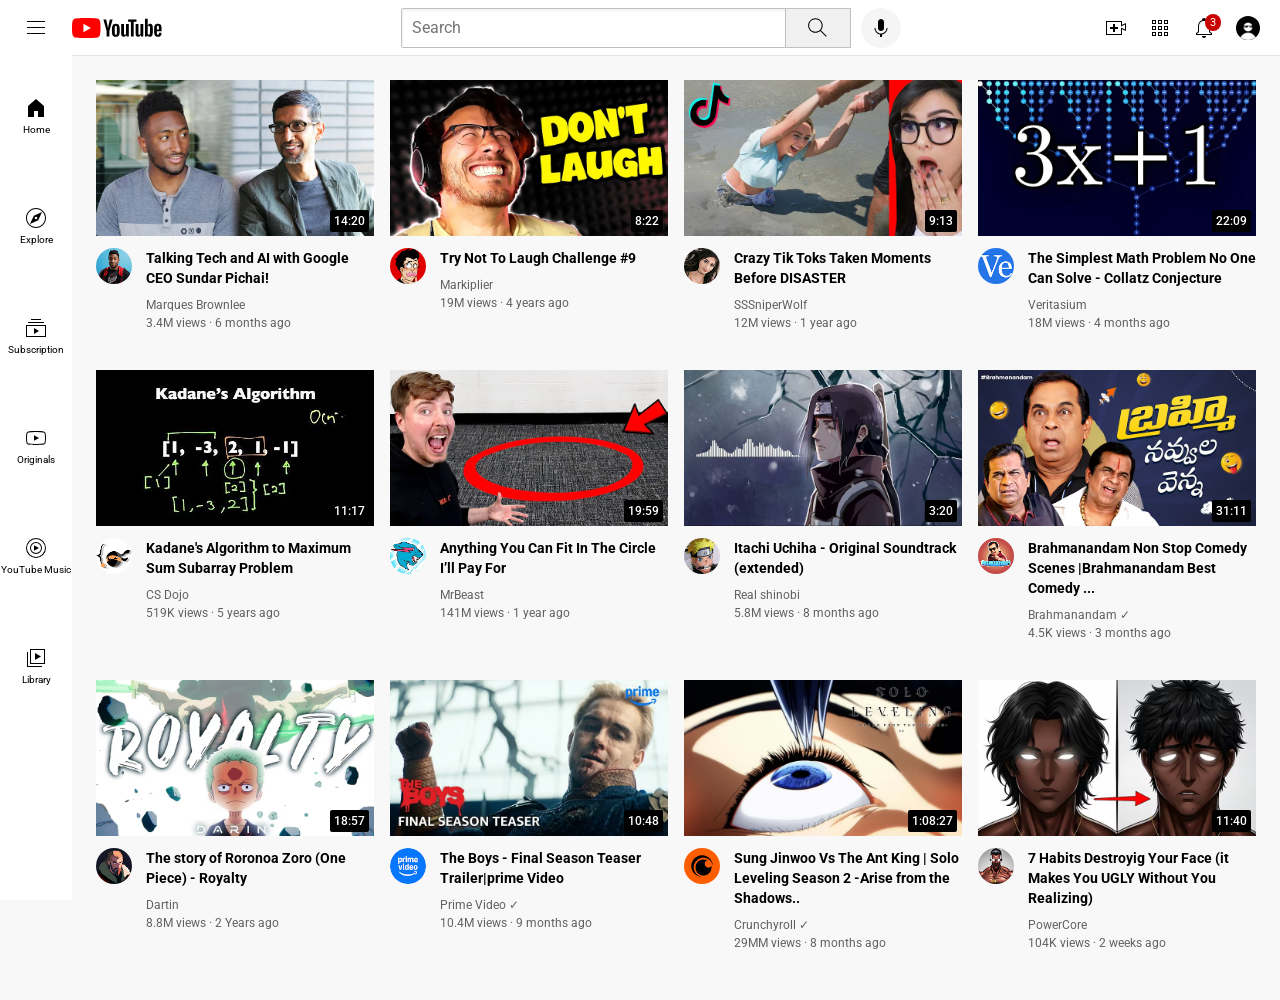
<file: index.html>
<!DOCTYPE html>
<html>
    <head>

        <title>youtube.COM CLONE</title>
        <link rel="preconnect" href="https://fonts.googleapis.com">
        <link rel="preconnect" href="https://fonts.gstatic.com" crossorigin>
        <link href="https://fonts.googleapis.com/css2?family=Roboto:ital,wght@0,100..900;1,100..900&display=swap" rel="stylesheet">
        <link rel="stylesheet" href="STYLES.YT/VIDEO.YT.CSS">
        <link rel="stylesheet" href="STYLES.YT/HEADER.YT.CSS">
        <link rel="stylesheet" href="STYLES.YT/GENERAL.YT.CSS">
        <link rel="stylesheet" href="STYLES.YT/SIDEBAR.YT.CSS">




    </head>
    <body style=" 
    padding-bottom: 50px;">
      <header class="header"> 
        <div class="left-section">
          <img class="hamburger-menu" src="ICONS/hamburger-menu.svg">
          <img class="youtube-logo" src="ICONS/youtube-logo.svg">
        </div>
        <div class="middle-section">
          <input class="search-bar" type="text" placeholder="Search">
          <button class="search-button">
            <img class="search-icon" src="ICONS/search.svg">
            <div class="tooltip">Search</div>
          </button>
          <button class="voice-search-button">
            <img class="voice-search-icon" src="ICONS/voice-search-icon.svg">
            <div class="tooltip">Search with your voice</div>
          </button>
        </div>
        <div class="right-section">
          <div class="upload-icon-container">
            <img class="upload-icon" src="ICONS/upload.svg">
              <div class="tooltip">Create</div>
          </div>
          <div class="youtube-apps-icon-container">
            <img class="youtube-apps-icon" src="ICONS/youtube-apps.svg">
             <div class="tooltip">YouTube Apps</div>
          </div>
          
          <div class="notification-icon-container">
          <img class="notifications-icon" src="ICONS/notifications.svg">
          <div class="notification-count">3</div>
          <div class="tooltip">Notifications</div>
          </div>
          <div class="current-user-container">
            <img class="current-user-picture" src="channel.pictures/my-channel.jpeg">
            <div class="tooltip">profile</div>
          </div>
          
        </div>
      </header>

      <nav class="sidebar">
        <div class="sidebar-link">
          <img src="ICONS/home.svg">
          <div>Home</div>
        </div>
        <div class="sidebar-link">
          <img src="ICONS/explore.svg">
          <div>Explore</div>
        </div>
        <div class="sidebar-link">
          <img src="ICONS/subscriptions.svg">
          <div>Subscription</div>
        </div>
        <div class="sidebar-link">
          <img src="ICONS/originals.svg">
          <div>Originals</div>
        </div>
        <div class="sidebar-link">
          <img src="ICONS/youtube-music.svg">
          <div>YouTube Music</div>
        </div>
        <div class="sidebar-link">
          <img src="ICONS/library.svg">
          <div>Library</div>
        </div>
      </nav>
        
      <main>
       <section class="video-grid">

       <div class="video-preview">
       <div class="thumbnail-row">
       <img class="thumbnail" src="thumbnails/thumbnail-1.webp">
       <div class="video-time">14:20</div>
       </div>
       <div class="video-info-grid">
        <div class="channel-picture">
        <img class="profile-picture" src="channel.pictures/channel-1.jpeg">
        </div>
        <div class="video-info">
        <p class="video-title">Talking Tech and AI with Google CEO Sundar Pichai!</p>
        <p class="video-author">Marques Brownlee</p>
        <p class="video-stats">3.4M views &#183; 6 months ago</p>
        </div>
       </div>
       </div>

      <div class="video-preview">
      <div class="thumbnail-row">
        <img class="thumbnail" src="thumbnails/thumbnail-3.webp">
        <div class="video-time">8:22</div>
      </div>
      <div class="video-info-grid">
        <div class="channel-picture">
        <img class="profile-picture" src="channel.pictures/channel-2.jpeg">
        </div>
        <div class="video-info">
       <p class="video-title">Try Not To Laugh Challenge #9</p>
        <p class="video-author">Markiplier</p>
        <p class="video-stats">19M views &#183; 4 years ago</p>
         </div>
        </div>
       </div>


       <div class="video-preview">
       <div class="thumbnail-row">
       <img class="thumbnail" src="thumbnails/thumbnail-8.webp">
       <div class="video-time">9:13</div>
       </div>
       <div class="video-info-grid">
        <div class="channel-picture">
        <img class="profile-picture" src="channel.pictures/channel-4.jpeg">
        </div>
        <div class="video-info">
        <p class="video-title">Crazy Tik Toks Taken Moments Before DISASTER</p>
        <p class="video-author">SSSniperWolf</p>
        <p class="video-stats">12M views &#183; 1 year ago</p>
        </div>
       </div>
       </div>

       <div class="video-preview">
       <div class="thumbnail-row">
        <img class="thumbnail" src="thumbnails/thumbnail-12.webp">
        <div class="video-time">22:09</div>
       </div>
       <div class="video-info-grid">
        <div class="channel-picture">
        <img class="profile-picture" src="channel.pictures/channel-5.jpeg">
        </div>
        <div class="video-info">
        <p class="video-title">The Simplest Math Problem No One Can Solve - Collatz Conjecture</p>
        <p class="video-author">Veritasium</p>
        <p class="video-stats">18M views &#183; 4 months ago</p>
         </div>
        </div>
       </div>


       <div class="video-preview">
       <div class="thumbnail-row">
       <img class="thumbnail" src="thumbnails/thumbnail-13.webp">
       <div class="video-time">11:17</div>
       </div>
       <div class="video-info-grid">
        <div class="channel-picture">
        <img class="profile-picture" src="channel.pictures/channel-6.jpeg">
        </div>
        <div class="video-info">
        <p class="video-title">Kadane's Algorithm to Maximum Sum Subarray Problem</p>
        <p class="video-author">CS Dojo</p>
        <p class="video-stats">519K views &#183; 5 years ago</p>
        </div>
       </div>
       </div>

       <div class="video-preview">
       <div class="thumbnail-row">
        <img class="thumbnail" src="thumbnails/thumbnail-14.webp">
        <div class="video-time">19:59</div>
       </div>
       <div class="video-info-grid">
        <div class="channel-picture">
        <img class="profile-picture" src="channel.pictures/channel-7.jpeg">
        </div>
        <div class="video-info">
        <p class="video-title">Anything You Can Fit In The Circle I’ll Pay For</p>
        <p class="video-author">MrBeast</p>
        <p class="video-stats">141M views &#183; 1 year ago</p>
         </div>
        </div>
        </div> 

        <div class="video-preview">
       <div class="thumbnail-row">
       <img class="thumbnail" src="thumbnails/thumbnail-15.avif">
       <div class="video-time">3:20</div>
       </div>
       <div class="video-info-grid">
        <div class="channel-picture">
        <img class="profile-picture" src="channel.pictures/channel- 8.jpg">
        </div>
        <div class="video-info">
        <p class="video-title">Itachi Uchiha - Original Soundtrack (extended)</p>
        <p class="video-author">Real shinobi</p>
        <p class="video-stats">5.8M views &#183; 8 months ago</p>
        </div>
       </div>
       </div>


       <div class="video-preview">
       <div class="thumbnail-row">
       <img class="thumbnail" src="thumbnails/thumbnail-16.avif">
       <div class="video-time">31:11</div>
       </div>
       <div class="video-info-grid">
        <div class="channel-picture">
        <img class="profile-picture" src="channel.pictures/channel-9.jpg">
        </div>
        <div class="video-info">
        <p class="video-title">Brahmanandam Non Stop Comedy Scenes |Brahmanandam Best Comedy ...</p>
        <p class="video-author">Brahmanandam &#10003;</p>
        <p class="video-stats">4.5K views &#183; 3 months ago</p>
        </div>
       </div>
       </div>


       <div class="video-preview">
       <div class="thumbnail-row">
       <img class="thumbnail" src="thumbnails/thumbnail-17.avif">
       <div class="video-time">18:57</div>
       </div>
       <div class="video-info-grid">
        <div class="channel-picture">
        <img class="profile-picture" src="channel.pictures/channel-10.jpg">
        </div>
        <div class="video-info">
        <p class="video-title">The story of Roronoa Zoro (One Piece) - Royalty</p>
        <p class="video-author">Dartin</p>
        <p class="video-stats">8.8M views &#183; 2 Years ago</p>
        </div>
       </div>
       </div>

       <div class="video-preview">
       <div class="thumbnail-row">
       <img class="thumbnail" src="thumbnails/thumbnail-18.avif">
       <div class="video-time">10:48</div>
       </div>
       <div class="video-info-grid">
        <div class="channel-picture">
        <img class="profile-picture" src="channel.pictures/channel-11.jpg">
        </div>
        <div class="video-info">
        <p class="video-title">The Boys - Final Season Teaser Trailer|prime Video</p>
        <p class="video-author">Prime Video &#10003;</p>
        <p class="video-stats">10.4M views &#183; 9 months ago</p>
        </div>
       </div>
       </div>

       <div class="video-preview">
       <div class="thumbnail-row">
       <img class="thumbnail" src="thumbnails/thumbnail-19.avif">
       <div class="video-time">1:08:27</div>
       </div>
       <div class="video-info-grid">
        <div class="channel-picture">
        <img class="profile-picture" src="channel.pictures/channel-12.jpg">
        </div>
        <div class="video-info">
        <p class="video-title">Sung Jinwoo Vs The Ant King | Solo Leveling Season 2 -Arise from the Shadows..</p>
        <p class="video-author">Crunchyroll &#10003;</p>
        <p class="video-stats">29MM views &#183; 8 months ago</p>
        </div>
       </div>
       </div>

       <div class="video-preview">
       <div class="thumbnail-row">
       <img class="thumbnail" src="thumbnails/thumbnail-20.avif">
       <div class="video-time">11:40</div>
       </div>
       <div class="video-info-grid">
        <div class="channel-picture">
        <img class="profile-picture" src="channel.pictures/channels-13.jpg">
        </div>
        <div class="video-info">
        <p class="video-title">7 Habits Destroyig Your Face (it Makes You UGLY Without You Realizing)</p>
        <p class="video-author">PowerCore</p>
        <p class="video-stats">104K views &#183; 2 weeks ago</p>
        </div>
       </div>
       </div>

       </section>

      </main>
    </body>
</html>
</file>
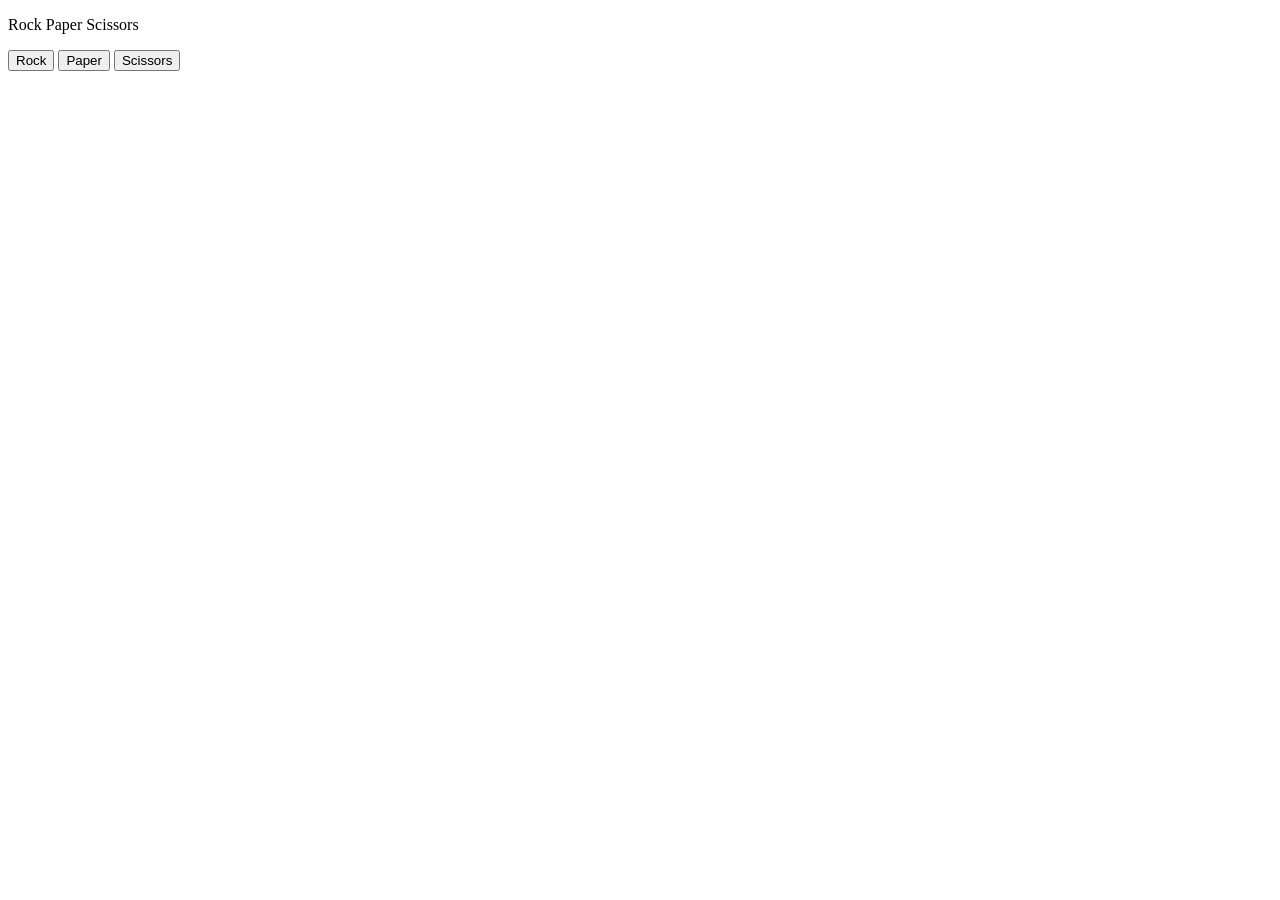
<file: 06-rock-paper-scissor.html>
<!DOCTYPE html>
<html>
  <head>
    <title>Rock Paper Scissors</title>
      
  </head>
  <body>
    <p>Rock Paper Scissors</p>

    <p>
      <button onclick="
        const randomNumber = Math.random();
        let computerMove = '';
        
        if (randomNumber >= 0 && randomNumber < 1/3 ) {
          computerMove = 'rock';
        }

        else if (randomNumber >= 1/3 && randomNumber < 2/3) {
          computerMove='paper';
        }
        else {
          computerMove='Scissors';
        }
        
        
        let result = '';
        if (computerMove === 'rock') {
          result = 'tie';
        }
        else if (computerMove==='paper') {
          result = 'You lose.';
        }
        else if(computerMove==='Scissors'){
          result = 'You won.';
        }

        alert(`You picked rock.Computer picked ${computerMove}. ${result}`);
        ">Rock</button>


      <button onclick = "
        const randomNumber = Math.random();
        let computerMove = '';
        
        if (randomNumber >= 0 && randomNumber < 1/3 ) {
          computerMove = 'rock';
        }

        else if (randomNumber >= 1/3 && randomNumber < 2/3) {
          computerMove='paper';
        }
        else {
          computerMove='Scissors';
        }
        
        
        let result = '';
        if (computerMove === 'rock') {
          result = 'You won';
        }
        else if (computerMove==='paper') {
          result = 'Tie.';
        }
        else if(computerMove==='Scissors'){
          result = 'You lose.';
        }

        alert(`You picked paper.Computer picked ${computerMove}. ${result}`);
        
      "
      >Paper</button>


      <button onclick="
        const randomNumber = Math.random();
        let computerMove = '';
        
        if (randomNumber >= 0 && randomNumber < 1/3 ) {
          computerMove = 'rock';
        }

        else if (randomNumber >= 1/3 && randomNumber < 2/3) {
          computerMove='paper';
        }
        else {
          computerMove='Scissors';
        }
        
        
        let result = '';
        if (computerMove === 'rock') {
          result = 'You lose.';
        }
        else if (computerMove==='paper') {
          result = 'You won.';
        }
        else if(computerMove==='Scissors'){
          result = 'tie.';
        }

        alert(`You picked Scissors.Computer picked ${computerMove}. ${result}`);
        ">Scissors</button>
    </p>


    <script>
      
    </script>
  </body>
</html>
</file>
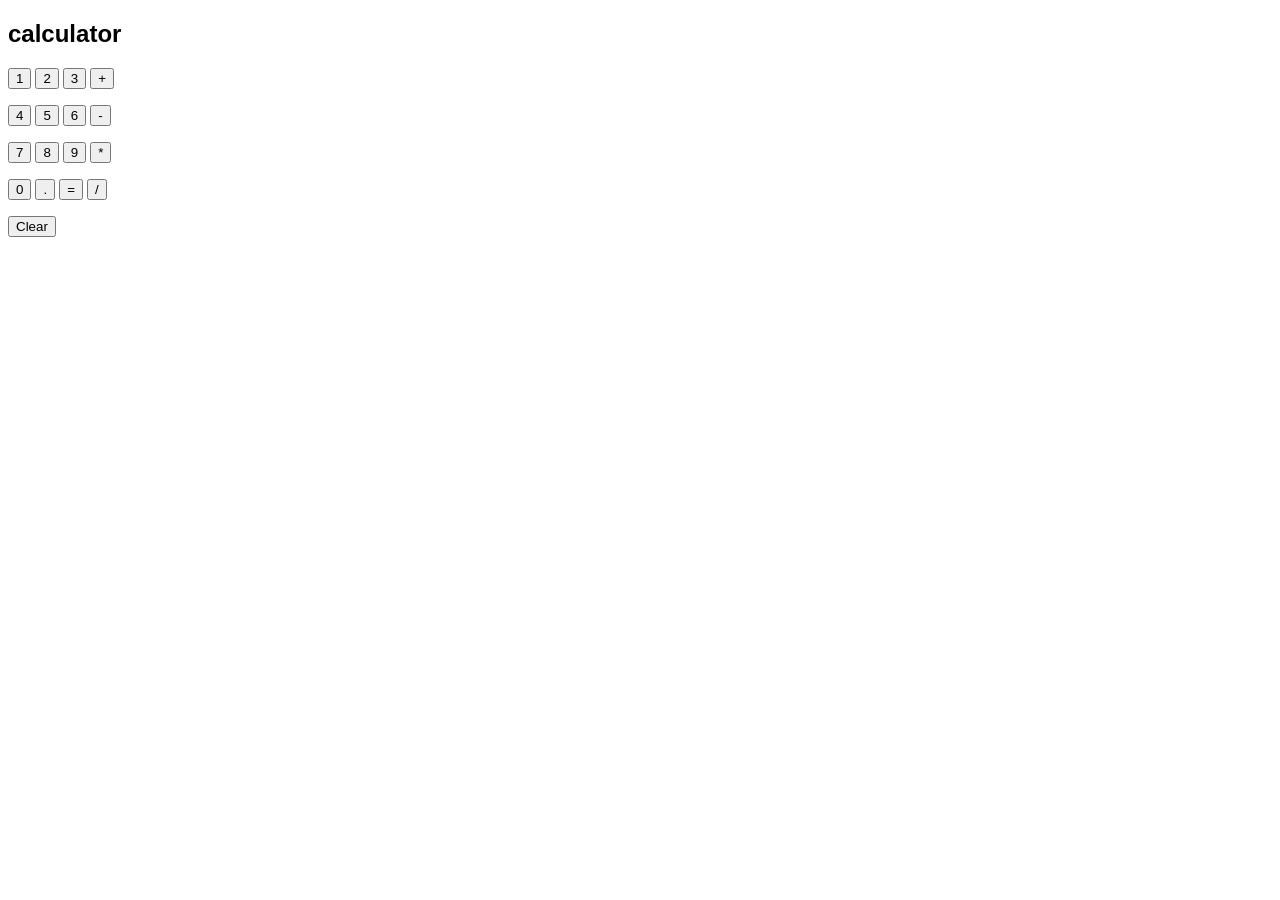
<file: calculator-pro_js.html>
<!DOCTYPE html>
<html>
  <head>
    <title>Calculator</title>
  </head>
  <body>

    <h2 style="
      font-family: arial;">calculator</h2>

    <p> 
      
      <button onclick="
      calculation += '1';
      console.log(calculation);
      ">1</button>

    <button onclick="
      calculation += '2';
      console.log(calculation);
      ">2</button>

    <button 
    onclick="
      calculation += '3';
      console.log(calculation);
      ">3</button>

    <button onclick="
      calculation += ' + ';
      console.log(calculation);
      ">+</button>
      
    </p>

    <p>

      <button onclick="
      calculation += '4';
      console.log(calculation);
      ">4</button>

    <button onclick="
      calculation += '5';
      console.log(calculation);
      ">5</button>

    <button onclick="
      calculation += '6';
      console.log(calculation);
      ">6</button>

    <button onclick="
      calculation += ' - ';
      console.log(calculation);
      ">-</button>

    </p>

    <p>
      <button onclick="
      calculation += '7';
      console.log(calculation);
      ">7</button>

    <button onclick="
      calculation += '8';
      console.log(calculation);
      ">8</button>

    <button onclick="
      calculation += '9';
      console.log(calculation);
      ">9</button>

    <button onclick="
      calculation += ' * ';
      console.log(calculation);
      ">*</button>

    </p>


    <p>
     <button onclick="
      calculation += '0';
      console.log(calculation);
      ">0</button>

      <button onclick="
      calculation += '.';
      console.log(calculation);
      ">.</button>

      <button onclick="
      calculation = eval(calculation);
      console.log(calculation);
      ">=</button>

      <button onclick="
      calculation += ' / ';
      console.log(calculation);
      ">/</button>
    </p>

    <p>
     <button onclick="
      calculation = '';
      console.log(calculation);
      ">Clear</button>

    </p>
   
     


<script>
let calculation = '';

</script>

    
  </body>
  
</html>
</file>
<file: STYLES.YT/VIDEO.YT.CSS>
.thumbnail {
    width: 100%;
}



.video-title {
margin-top: 0px;
font-size: 14px;
font-weight: bold;
line-height: 20px;
margin-bottom: 10px;
}


.video-info-grid {
    display: grid;
    grid-template-columns: 50px 1fr;
}

.profile-picture {
    width: 36px;
    border-radius: 50px;
}

.thumbnail-row {
    margin-bottom: 8px;
    position: relative;
    cursor: pointer;
}

.video-author, 
.video-stats {
    font-size: 12px;
    color: rgb(96, 96, 96);
}

.video-author {
    margin-bottom: 4px;
}

.video-grid {
    display: grid;
    grid-template-columns: 1fr 1fr 1fr;
    column-gap: 16px;
    row-gap: 40px;
    
}

@media (max-width: 750px) {
    .video-grid {
        grid-template-columns: 1fr 1fr;
    }
}

@media (min-width: 751px) and (max-width: 999px) {
    .video-grid {
        grid-template-columns: 1fr 1fr 1fr;
    }
} 

@media (min-width: 1000px) {
    .video-grid {
        grid-template-columns: 1fr 1fr 1fr 1fr;
    }
}

.video-time {
    font-family: Roboto , Arial;
    font-size: 12px;
    font-weight: 500;
    padding: 4px;
    border-radius: 2px;
    background-color: black;
    color: white;
    position: absolute;
    bottom: 8px;
    right: 5px;
}
</file>
<file: STYLES.YT/HEADER.YT.CSS>
.header {
    height: 55px;

    display: flex;
    flex-direction: row;
    justify-content: space-between;
    position: fixed;
    top: 0;
    left: 0;
    right: 0;
    z-index: 100;
    background-color: white;
    border-bottom-width: 1px;
    border-bottom-style: solid;
    border-bottom-color: rgb(228, 228, 228);
}

.left-section {
    display: flex;
    align-items: center;
    cursor: pointer;
}

.hamburger-menu {
    height: 24px;
    margin-left: 24px;
    margin-right: 24px;
}

.youtube-logo {
    height: 20px;
}

.middle-section {
    flex: 1;
    margin-left: 70px;
    margin-right: 35px;
    max-width: 500px;
    display: flex;
    align-items: center;
}

.search-bar {
    flex: 1;
    height: 36px;
    padding-left: 10px;
    font-size: 16px;
    border: 1px solid rgb(192, 192, 192);;
    border-radius: 2px;
    box-shadow: inset 1px 2px 3px
     rgba(0, 0, 0, 0.05);
     width: 0;
    

}

.search-bar::placeholder {
    font-family: roboto, Arial;
    font-size: 16px;
}

.search-button {
    height: 40px;
    width: 66px;
    background-color: rgb(240, 240, 240);
    border-width: 1px;
    border-style: solid;
    border-color: rgb(192, 192, 192);
    margin-left: -1px;
    margin-right: 10px;
    
}

.search-button,
.voice-search-button,
.upload-icon-container,
.youtube-apps-icon-container,
.notification-icon-container,
.current-user-container {
    display: flex;
    justify-content: center;
    align-items: center;
    position: relative;
}

.search-button .tooltip,
.voice-search-button .tooltip,
.upload-icon-container .tooltip,
.youtube-apps-icon-container .tooltip,
.notification-icon-container .tooltip,
.current-user-container .tooltip {
    font-family: Roboto, Arial;
    position: absolute;
    background-color: gray;
    color: white;
    padding-top: 4px;
    padding-bottom: 4px;
    padding-left: 8px;
    padding-right: 8px;
    border-radius: 2px;
    font-size: 12px;
    bottom: -30px;
    opacity: 0;
    transition: opacity 0.15;
    pointer-events: none;
    white-space: nowrap;
}

.search-button:hover .tooltip,
.voice-search-button:hover .tooltip,
.upload-icon-container:hover .tooltip,
.youtube-apps-icon-container:hover .tooltip,
.notification-icon-container:hover .tooltip,
.current-user-container:hover .tooltip {
    opacity: 1;
}

.search-icon {
    height: 25px;
}

.voice-search-button {
    height: 40px;
    width: 40px;
    border-radius: 20px;
    border: none;
    background-color: rgb(245, 245, 245);

}

.voice-search-icon {
    height: 24px;
}

.right-section {
    display: flex;
    align-items: center;
    flex-shrink: 0;
    padding-right: 20px;
    gap: 20px;
    height: 55px;

}

.upload-icon {
    height: 24px;
}

.youtube-apps-icon {
    height: 24px;
}

.notifications-icon {
    height: 24px;
}

.notification-icon-container {
    position:relative;
}

.notification-count{
    position: absolute;
    top: -2px;
    right: -5px;
    background-color: rgb(200, 0, 0);
    color: white;
    font-family: Roboto , arial;
    font-size: 11px;
    padding-left: 5px;
    padding-right: 5px;
    padding-top: 2px;
    padding-bottom: 2px;
    border-radius: 10px;
}

.current-user-picture {
    height: 24px;
    border-radius: 12px;
}
</file>
<file: STYLES.YT/GENERAL.YT.CSS>
p {
    font-family: roboto,arial;
    margin-top: 0px;
    margin-bottom: 0px;
}

body {
    margin: 0;
    padding-top: 80px;
    padding-left: 96px;
    padding-right: 24px;
    background-color: rgb(248, 248, 248);
}
</file>
<file: STYLES.YT/SIDEBAR.YT.CSS>
.sidebar {
    position: fixed;
    left: 0;
    bottom: 0;
    top: 55px;
    background-color: white;
    width: 72px;
    z-index: 200;
    padding-top: 5px;
}

.sidebar-link {
    height: 110px;
    display: flex;
    flex-direction: column;
    justify-content: center;
    align-items: center;
    cursor: pointer;

}

.sidebar-link:hover {
    background-color: rgb(235, 235, 235);
}

.sidebar-link img {
    height: 24px;
    margin-bottom: 4px;
}

.sidebar-link div {
    font-family: Roboto, Arial;
    font-size: 10px;
}
</file>
